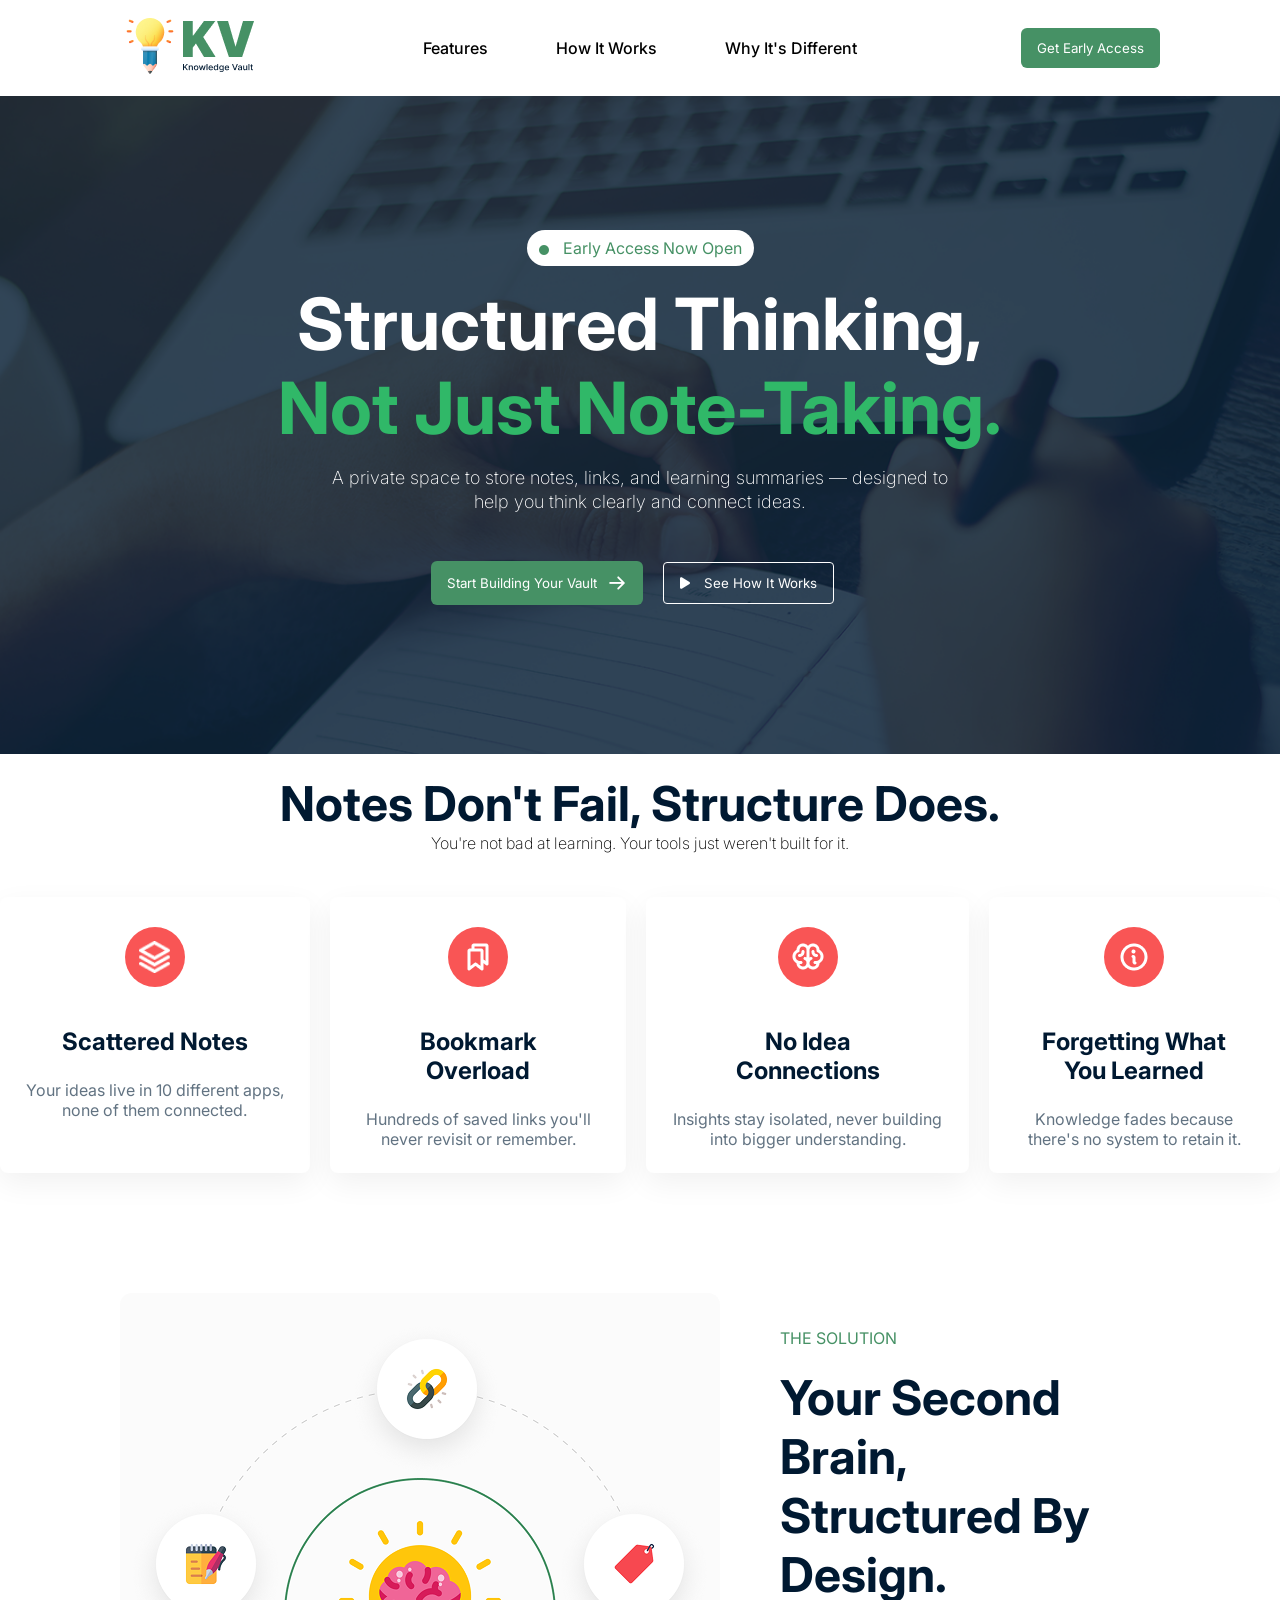
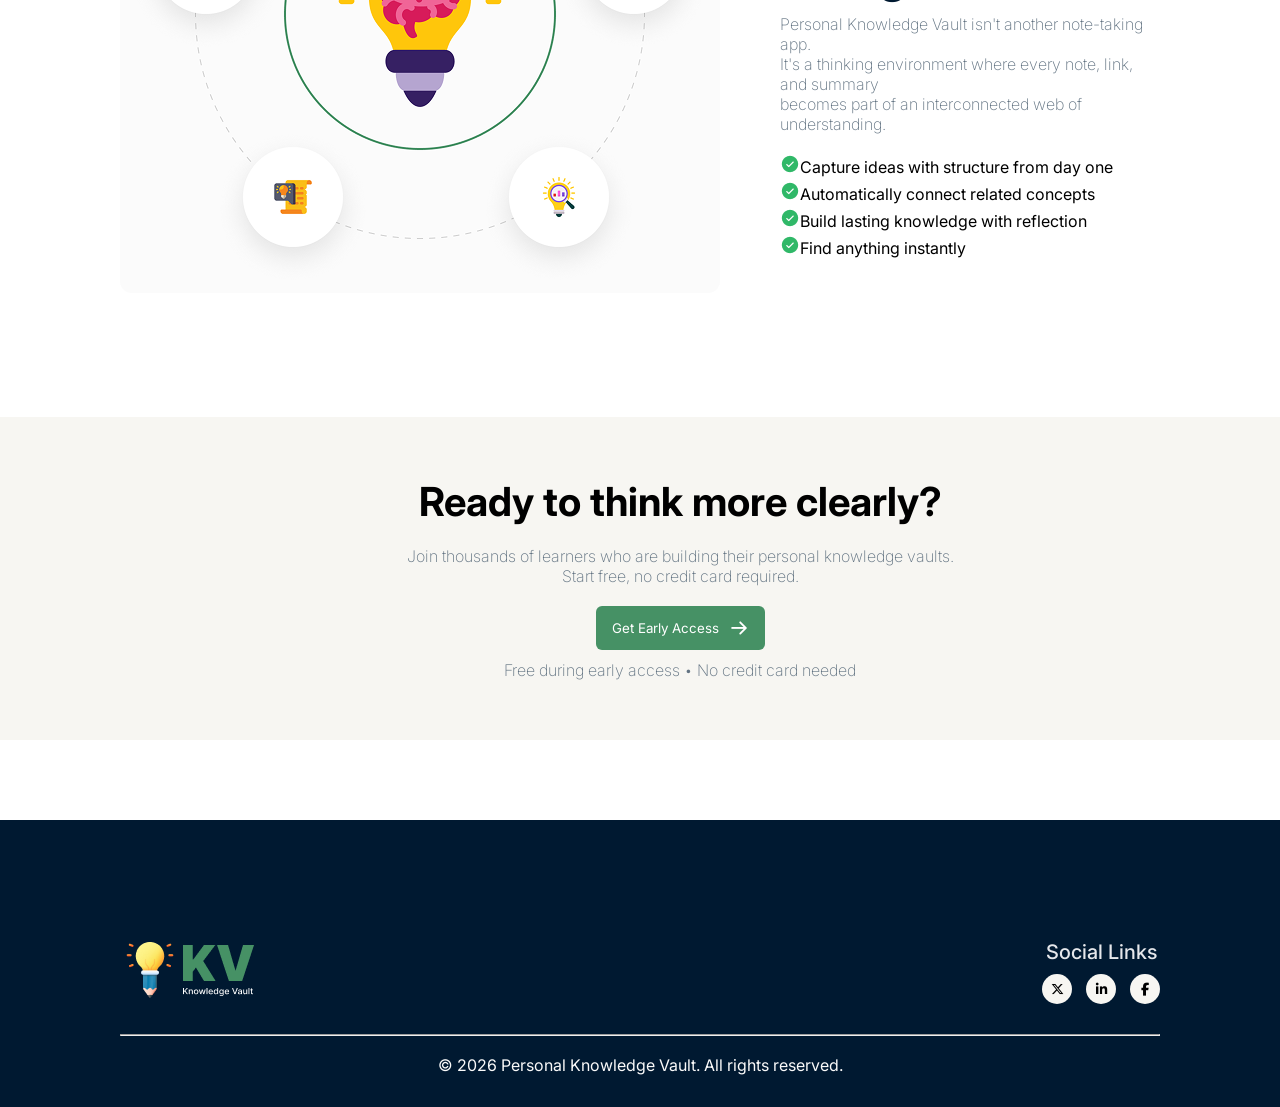
<file: index.html>
<!DOCTYPE html>
<html lang="en">
<head>
  <meta charset="UTF-8">
  <meta name="viewport" content="width=device-width, initial-scale=1.0">
  <title>KV Knowledge Vault</title>
  <link rel="stylesheet" href="style.css">
<link rel="preconnect" href="https://fonts.googleapis.com">
<link rel="preconnect" href="https://fonts.gstatic.com" crossorigin>
<link
  href="https://fonts.googleapis.com/css2?family=Inter:ital,opsz,wght@0,14..32,100..900;1,14..32,100..900&family=Plus+Jakarta+Sans:ital,wght@0,200..800;1,200..800&display=swap"
  rel="stylesheet">

  <link rel="stylesheet"
    href="https://cdnjs.cloudflare.com/ajax/libs/font-awesome/6.5.1/css/all.min.css">
</head>
<body>
  
  <!-- Header Section -->

  <header id="header-section">
    <div>
      <img src="assets/logo-navbar.png" alt="">
    </div>

    <nav class="nav-item">
      <a href="#">Features</a>
      <a href="#">How It Works</a>
      <a href="#">Why It's Different</a>
    </nav>

    <button class="common-btn">Get Early Access</button>

  </header>

  <!-- Banner Section -->

  <section id="banner-section">

    <p class="banner-text-01">
      <i class="fa-solid fa-circle"></i>
      Early Access Now Open
    </p>

    <h1>
      Structured Thinking,<br>
      <span>Not Just Note-Taking.</span>
    </h1>

    <p class="banner-text-02">A private space to store notes, links, and learning summaries — designed to <br> help you think clearly and connect ideas.</p>

    <div class="banner-btn">
    <button class="common-btn">
  <span>Start Building Your Vault</span>
  <img src="assets/ArrowRight.png" alt="">
</button>

    <button class="btn"> 
      <i class="fa-solid fa-play"></i>
       See How It Works</button>
    </div>

  </section>

  <section id="notes-section">
    <h2>Notes Don't Fail, Structure Does.</h2>
    <p class="title">
      You're not bad at learning. Your tools just weren't built for it.
    </p>

    <div class="notes-cards">
      <div class="card">
      <div class="icon">
        <img src="assets/Vector.png" alt="Scattered Notes">
      </div>
      <h3>Scattered Notes</h3>
      <p>Your ideas live in 10 different apps, none of them connected.</p>
    </div>

    <div class="card">
      <div class="icon">
        <img src="assets/Bookmarks.png" alt="Bookmark Overload">
      </div>
      <h3>Bookmark Overload</h3>
      <p>Hundreds of saved links you'll never revisit or remember.</p>
    </div>

    <div class="card">
      <div class="icon">
        <img src="assets/Brain.png" alt="No Idea Connections">
      </div>
      <h3>No Idea Connections</h3>
      <p>Insights stay isolated, never building into bigger understanding.</p>
    </div>

    <div class="card">
      <div class="icon">
        <img src="assets/Info.png" alt="Forgetting What You Learned">
      </div>
      <h3>Forgetting What You Learned</h3>
      <p>Knowledge fades because there's no system to retain it.</p>
    </div>

  </div>

</section>

<!-- Brain Section -->

<section id="brain-section">
  <div class="img">
    <img src="assets/knowledge.png" alt="">
  </div>
    <div class="text">
      <p class="color-text">THE SOLUTION</p>
      <h2>Your Second Brain,<br>Structured By Design.</h2>
      <p>Personal Knowledge Vault isn't another note-taking app. <br> It's a thinking environment where every note, link, and summary <br> becomes part of an interconnected web of understanding.</p>
      <ul>
        <li> <span><img src="assets/CheckCircle.png" alt=""></span> Capture ideas with structure from day one</li>
        <li> <span><img src="assets/CheckCircle.png" alt=""></span> Automatically connect related concepts</li>
        <li> <span><img src="assets/CheckCircle.png" alt=""></span> Build lasting knowledge with reflection</li>
        <li> <span><img src="assets/CheckCircle.png" alt=""></span> Find anything instantly</li>
      </ul>
    </div>

  </section>

  <!-- Early Access Section -->

  <section id="early-access-section">
    <div>
      <h2>Ready to think more clearly?</h2>
      <p>Join thousands of learners who are building their personal knowledge vaults. <br>Start free, no credit card required.</p>
      <button class="common-btn">
        Get Early Access <img src="assets/ArrowRight.png" alt=""></button>
      <p>Free during early access • No credit card needed</p>
    </div>
  </section>

  <!-- Footer Section -->

  <footer class="footer">

  <div class="footer-top">
    <div class="footer-logo">
      <img src="assets/logo-footer.png" alt="Knowledge Vault Logo">
    </div>

    <div class="footer-social">
      <p>Social Links</p>
      <div class="social-icons">
        <i class="fa-brands fa-x-twitter"></i>
        <i class="fa-brands fa-linkedin-in"></i>
        <i class="fa-brands fa-facebook-f"></i>
      </div>
    </div>

  </div>

  <div class="footer-line"><hr></div>
  <p class="footer-copy">
    © 2026 Personal Knowledge Vault. All rights reserved.
  </p>

</footer>

</body>
</html>
</file>
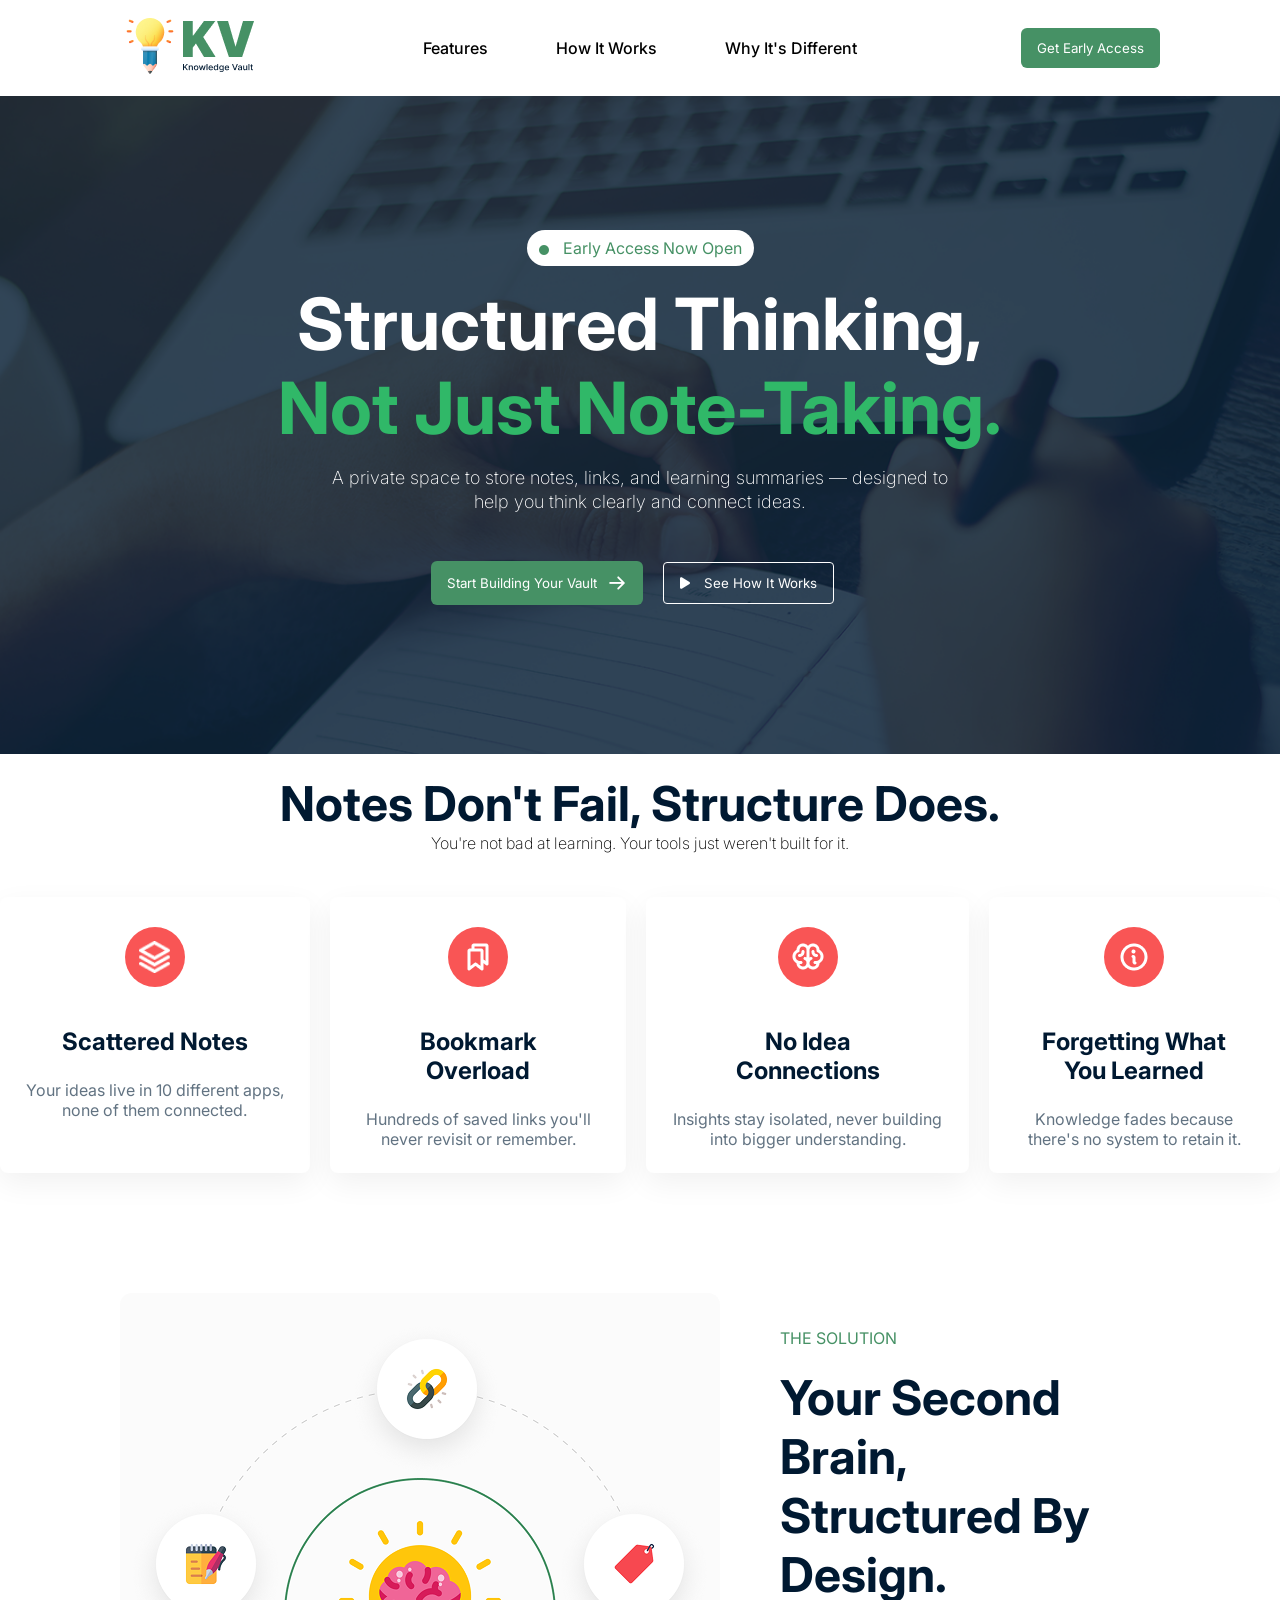
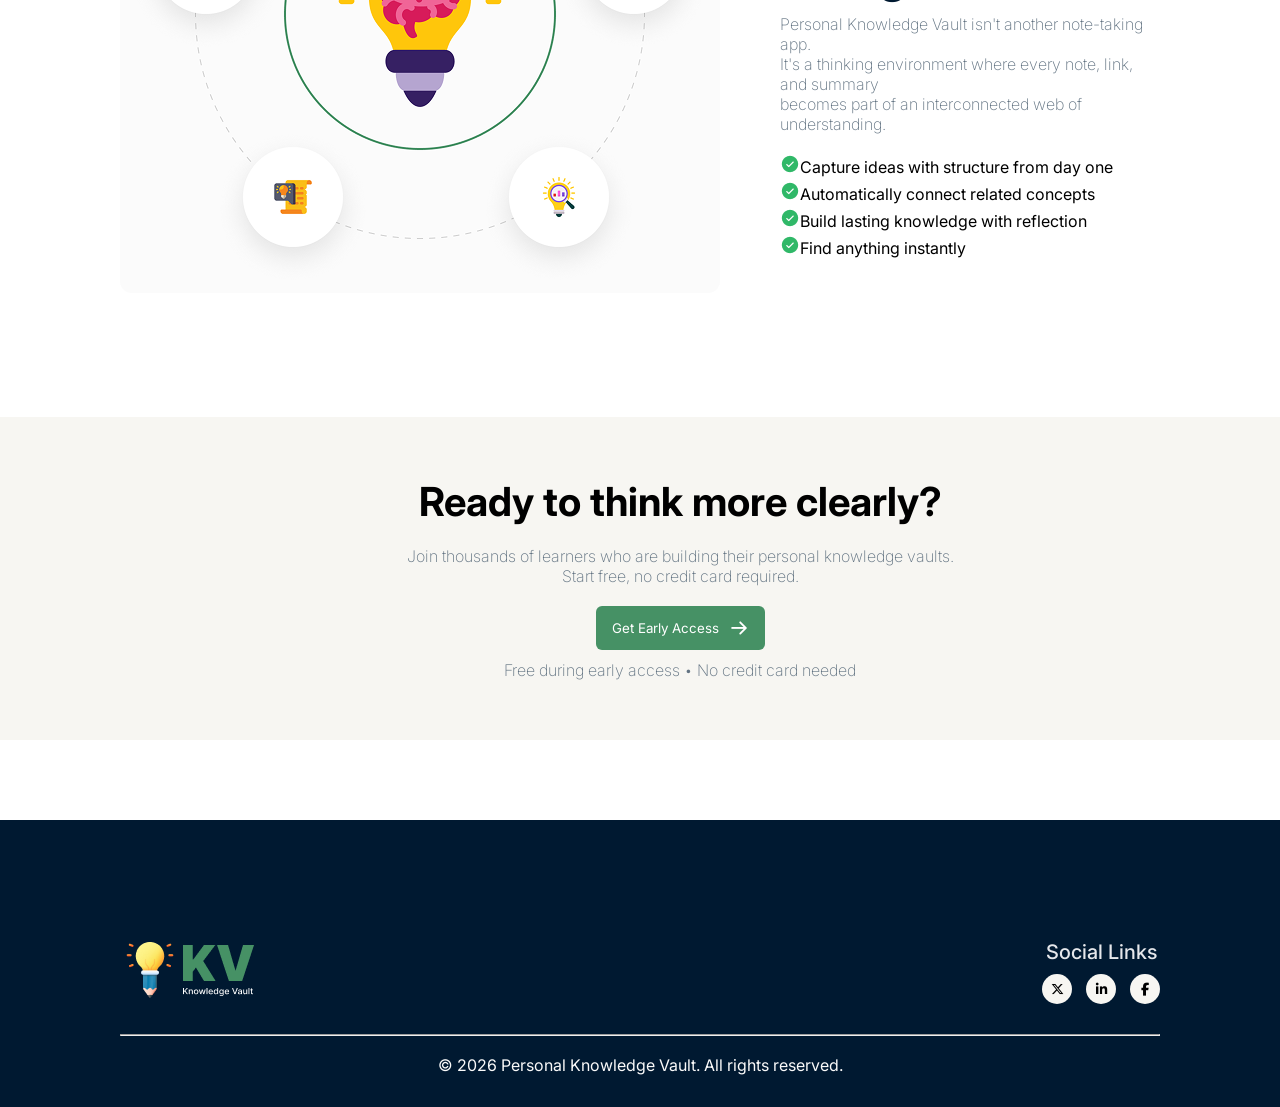
<file: B13-A01-Knowledge-Vault/assets/index.html>
<!DOCTYPE html>
<html lang="en">
<head>
  <meta charset="UTF-8">
  <meta name="viewport" content="width=device-width, initial-scale=1.0">
  <title>KV Knowledge Vault</title>
  <link rel="stylesheet" href="style.css">
<link rel="preconnect" href="https://fonts.googleapis.com">
<link rel="preconnect" href="https://fonts.gstatic.com" crossorigin>
<link
  href="https://fonts.googleapis.com/css2?family=Inter:ital,opsz,wght@0,14..32,100..900;1,14..32,100..900&family=Plus+Jakarta+Sans:ital,wght@0,200..800;1,200..800&display=swap"
  rel="stylesheet">

  <link rel="stylesheet"
    href="https://cdnjs.cloudflare.com/ajax/libs/font-awesome/6.5.1/css/all.min.css">
</head>
<body>
  
  <!-- Header Section -->

  <header id="header-section">
    <div>
      <img src="logo-navbar.png" alt="">
    </div>

    <nav class="nav-item">
      <a href="#">Features</a>
      <a href="#">How It Works</a>
      <a href="#">Why It's Different</a>
    </nav>

    <button class="common-btn">Get Early Access</button>

  </header>

  <!-- Banner Section -->

  <section id="banner-section">

    <p class="banner-text-01">
      <i class="fa-solid fa-circle"></i>
      Early Access Now Open
    </p>

    <h1>
      Structured Thinking,<br>
      <span>Not Just Note-Taking.</span>
    </h1>

    <p class="banner-text-02">A private space to store notes, links, and learning summaries — designed to <br> help you think clearly and connect ideas.</p>

    <div class="banner-btn">
    <button class="common-btn">
  <span>Start Building Your Vault</span>
  <img src="ArrowRight.png" alt="">
</button>

    <button class="btn"> 
      <i class="fa-solid fa-play"></i>
       See How It Works</button>
    </div>

  </section>

  <section id="notes-section">
    <h2>Notes Don't Fail, Structure Does.</h2>
    <p class="title">
      You're not bad at learning. Your tools just weren't built for it.
    </p>

    <div class="notes-cards">
      <div class="card">
      <div class="icon">
        <img src="Vector.png" alt="Scattered Notes">
      </div>
      <h3>Scattered Notes</h3>
      <p>Your ideas live in 10 different apps, none of them connected.</p>
    </div>

    <div class="card">
      <div class="icon">
        <img src="Bookmarks.png" alt="Bookmark Overload">
      </div>
      <h3>Bookmark Overload</h3>
      <p>Hundreds of saved links you'll never revisit or remember.</p>
    </div>

    <div class="card">
      <div class="icon">
        <img src="Brain.png" alt="No Idea Connections">
      </div>
      <h3>No Idea Connections</h3>
      <p>Insights stay isolated, never building into bigger understanding.</p>
    </div>

    <div class="card">
      <div class="icon">
        <img src="Info.png" alt="Forgetting What You Learned">
      </div>
      <h3>Forgetting What You Learned</h3>
      <p>Knowledge fades because there's no system to retain it.</p>
    </div>

  </div>

</section>

<!-- Brain Section -->

<section id="brain-section">
  <div class="img">
    <img src="knowledge.png" alt="">
  </div>
    <div class="text">
      <p class="color-text">THE SOLUTION</p>
      <h2>Your Second Brain,<br>Structured By Design.</h2>
      <p>Personal Knowledge Vault isn't another note-taking app. <br> It's a thinking environment where every note, link, and summary <br> becomes part of an interconnected web of understanding.</p>
      <ul>
        <li> <span><img src="CheckCircle.png" alt=""></span> Capture ideas with structure from day one</li>
        <li> <span><img src="CheckCircle.png" alt=""></span> Automatically connect related concepts</li>
        <li> <span><img src="CheckCircle.png" alt=""></span> Build lasting knowledge with reflection</li>
        <li> <span><img src="CheckCircle.png" alt=""></span> Find anything instantly</li>
      </ul>
    </div>

  </section>

  <!-- Early Access Section -->

  <section id="early-access-section">
    <div>
      <h2>Ready to think more clearly?</h2>
      <p>Join thousands of learners who are building their personal knowledge vaults. <br>Start free, no credit card required.</p>
      <button class="common-btn">
        Get Early Access <img src="ArrowRight.png" alt=""></button>
      <p>Free during early access • No credit card needed</p>
    </div>
  </section>

  <!-- Footer Section -->

  <footer class="footer">

  <div class="footer-top">
    <div class="footer-logo">
      <img src="logo-footer.png" alt="Knowledge Vault Logo">
    </div>

    <div class="footer-social">
      <p>Social Links</p>
      <div class="social-icons">
        <i class="fa-brands fa-x-twitter"></i>
        <i class="fa-brands fa-linkedin-in"></i>
        <i class="fa-brands fa-facebook-f"></i>
      </div>
    </div>

  </div>

  <div class="footer-line"><hr></div>
  <p class="footer-copy">
    © 2026 Personal Knowledge Vault. All rights reserved.
  </p>

</footer>

</body>
</html>
</file>
<file: style.css>
* {
  margin: 0;
  padding: 0;
  box-sizing: border-box;
  font-family: "Inter", sans-serif;
}

/* Common Secton */

.common-btn {
  background: #469165;
  padding: 12px 16px;
  border: none;
  border-radius: 6px;
  color: #FFFFFF;
  display: inline-flex;
  gap: 10px;
  align-items: center;
  cursor: pointer;
}

.btn {
  padding: 12px 16px;
  border: 1px solid #FFFFFF;
  border-radius: 4px;
  background: transparent;
  color: #FFFFFF;
  cursor: pointer;
  margin: 16px;
}

.btn i {
  margin-right: 10px;
}

/* Header Section */

#header-section {
  display: flex;
  justify-content: space-between;
  padding: 16px 120px;
  align-items: center;
}

.nav-item a {
  margin: 0 32px;
  text-decoration: none;
  color: #000000;
  font-size: 16px;
  font-weight: 500;
}

#banner-section {
  background-image: url(assets/hero-bg.png);
  background-size: cover;       
  background-position: center;  
  background-repeat: no-repeat;
  text-align: center;
  padding: 134px 120px;
  width: 100%;
}

.banner-text-01 {
  background-color: #FFFFFF;
  display: inline-block;
  padding:8px 12px;
  border-radius: 1000px;
  font-size: 16px;
  color: #469165;
  margin-bottom: 16px;
}

.banner-text-01 i{
  text-align: center;
  font-size: 10px;
  margin-right: 10px;
}

#banner-section h1 {
  font-size: 72px;
  font-weight: bold;
  line-height: 84px;
  color: #FFFFFF;
  margin-bottom: 16px;
}

#banner-section h1 span {
  color: #30B868;
}

.banner-text-02 {
  font-size: 18px;
  font-weight: 200;
  line-height: 24px;
  color: #FFFFFF;
  margin-bottom: 32px;
} 

#notes-section h2 {
  font-size: 48px;
  font-weight: bold;
  text-align: center;
  padding-top: 20px;
  color: #001931;
}

#notes-section .title {
  font-size: 16px;
  font-weight: 200;
  text-align: center;
}

.notes-cards {
  padding-top: 44px;
  display: flex;
  justify-content: space-between;
  gap: 20px;
  flex-wrap: nowrap;
  margin-bottom: 20px 30px;
}

.card {
  background: #ffffff;
  padding: 24px 24px;
  border-radius: 8px;
  padding-top: 30px;
  box-shadow: 0 10px 30px rgba(0,0,0,0.06);
  transition: transform 0.3s ease;
}

.icon {
  width: 60px;
  height: 60px;
  background: #F95555;
  border-radius: 50%;
  display: flex;
  align-items: center;
  justify-content: center;
  margin: 0 auto 16px;
 
}

.icon img {
  width: 32px;
  height: 32px;
}

.card h3 {
  font-size: 24px;
  color: #001931;
  padding: 24px 24px;
  text-align: center;
}

.card p {
  font-size: 16px;
  color: #627382;
  line-height: 20px;
  text-align: center;
}

#brain-section {
  display: flex;
  align-items: center;
  gap: 60px;
  padding: 120px 120px;
}

.text .color-text {
 color: #469165;
 font-weight: 400;
}

.text h2 {
  font-size: 48px;
  font-weight: bold;
  color: #001931;
  padding-bottom: 10px;
}

.text p {
  font-size: 16px;
  font-weight: 200;
  color: #627382;
  padding-bottom: 20px;
}

.text ul li {
  display: flex;
  line-height: 26px;
}

#early-access-section {
  width: 1360px;
  text-align: center;
  background: #F7F6F2;
  margin: 0 auto;
  margin-bottom: 80px;
  padding: 40px 80px;
}

#early-access-section h2 {
  font-size: 40px;
  font-weight: bold;
  padding: 20px 20px;
}

#early-access-section p{
  font-size: 16px;
  font-weight: 200;
  color: #627382;
  padding-bottom: 20px;
}
#early-access-section button {
  margin-bottom: 10px;
}

.footer {
  background: #001931;
  padding-top:120px;
  padding-bottom: 30px;
  padding-right: 120px;
  padding-left: 120px;
  color: #F7F6F2;
}

.footer-top {
  display: flex;
  justify-content: space-between;
  align-items: center;
}

.footer-social {
  font-size: 20px;
  font-weight: 500;
  color: #e5e7eb;
  text-align: center;
}

.footer-social p {
  font-size: 20px;
  margin-bottom: 10px;
  color: #e5e7eb;
}

.social-icons {
  display: flex;
  gap: 14px;
  justify-content: flex-end;
}

.social-icons i {
  width: 30px;
  height: 30px;
  border-radius: 50%;
  background: #F7F6F2;
  color: #000000;
  display: flex;
  align-items: center;
  justify-content: center;
  font-size: 13px;
  cursor: pointer;
}

.footer-line {
  height: 1px;
  margin: 30px 0 18px;
}

.footer-copy {
  text-align: center;
  font-size: 16px;
  line-height: 24px;
  color: #FAFAFA;
}
</file>
<file: B13-A01-Knowledge-Vault/assets/style.css>
* {
  margin: 0;
  padding: 0;
  box-sizing: border-box;
  font-family: "Inter", sans-serif;
}

/* Common Secton */

.common-btn {
  background: #469165;
  padding: 12px 16px;
  border: none;
  border-radius: 6px;
  color: #FFFFFF;
  display: inline-flex;
  gap: 10px;
  align-items: center;
  cursor: pointer;
}

.btn {
  padding: 12px 16px;
  border: 1px solid #FFFFFF;
  border-radius: 4px;
  background: transparent;
  color: #FFFFFF;
  cursor: pointer;
  margin: 16px;
}

.btn i {
  margin-right: 10px;
}

/* Header Section */

#header-section {
  display: flex;
  justify-content: space-between;
  padding: 16px 120px;
  align-items: center;
}

.nav-item a {
  margin: 0 32px;
  text-decoration: none;
  color: #000000;
  font-size: 16px;
  font-weight: 500;
}

#banner-section {
  background-image: url(hero-bg.png);
  background-size: cover;       
  background-position: center;  
  background-repeat: no-repeat;
  text-align: center;
  padding: 134px 120px;
  width: 100%;
}

.banner-text-01 {
  background-color: #FFFFFF;
  display: inline-block;
  padding:8px 12px;
  border-radius: 1000px;
  font-size: 16px;
  color: #469165;
  margin-bottom: 16px;
}

.banner-text-01 i{
  text-align: center;
  font-size: 10px;
  margin-right: 10px;
}

#banner-section h1 {
  font-size: 72px;
  font-weight: bold;
  line-height: 84px;
  color: #FFFFFF;
  margin-bottom: 16px;
}

#banner-section h1 span {
  color: #30B868;
}

.banner-text-02 {
  font-size: 18px;
  font-weight: 200;
  line-height: 24px;
  color: #FFFFFF;
  margin-bottom: 32px;
} 

#notes-section h2 {
  font-size: 48px;
  font-weight: bold;
  text-align: center;
  padding-top: 20px;
  color: #001931;
}

#notes-section .title {
  font-size: 16px;
  font-weight: 200;
  text-align: center;
}

.notes-cards {
  padding-top: 44px;
  display: flex;
  justify-content: space-between;
  gap: 20px;
  flex-wrap: nowrap;
  margin-bottom: 20px 30px;
}

.card {
  background: #ffffff;
  padding: 24px 24px;
  border-radius: 8px;
  padding-top: 30px;
  box-shadow: 0 10px 30px rgba(0,0,0,0.06);
  transition: transform 0.3s ease;
}

.icon {
  width: 60px;
  height: 60px;
  background: #F95555;
  border-radius: 50%;
  display: flex;
  align-items: center;
  justify-content: center;
  margin: 0 auto 16px;
 
}

.icon img {
  width: 32px;
  height: 32px;
}

.card h3 {
  font-size: 24px;
  color: #001931;
  padding: 24px 24px;
  text-align: center;
}

.card p {
  font-size: 16px;
  color: #627382;
  line-height: 20px;
  text-align: center;
}

#brain-section {
  display: flex;
  align-items: center;
  gap: 60px;
  padding: 120px 120px;
}

.text .color-text {
 color: #469165;
 font-weight: 400;
}

.text h2 {
  font-size: 48px;
  font-weight: bold;
  color: #001931;
  padding-bottom: 10px;
}

.text p {
  font-size: 16px;
  font-weight: 200;
  color: #627382;
  padding-bottom: 20px;
}

.text ul li {
  display: flex;
  line-height: 26px;
}

#early-access-section {
  width: 1360px;
  text-align: center;
  background: #F7F6F2;
  margin: 0 auto;
  margin-bottom: 80px;
  padding: 40px 80px;
}

#early-access-section h2 {
  font-size: 40px;
  font-weight: bold;
  padding: 20px 20px;
}

#early-access-section p{
  font-size: 16px;
  font-weight: 200;
  color: #627382;
  padding-bottom: 20px;
}
#early-access-section button {
  margin-bottom: 10px;
}

.footer {
  background: #001931;
  padding-top:120px;
  padding-bottom: 30px;
  padding-right: 120px;
  padding-left: 120px;
  color: #F7F6F2;
}

.footer-top {
  display: flex;
  justify-content: space-between;
  align-items: center;
}

.footer-social {
  font-size: 20px;
  font-weight: 500;
  color: #e5e7eb;
  text-align: center;
}

.footer-social p {
  font-size: 20px;
  margin-bottom: 10px;
  color: #e5e7eb;
}

.social-icons {
  display: flex;
  gap: 14px;
  justify-content: flex-end;
}

.social-icons i {
  width: 30px;
  height: 30px;
  border-radius: 50%;
  background: #F7F6F2;
  color: #000000;
  display: flex;
  align-items: center;
  justify-content: center;
  font-size: 13px;
  cursor: pointer;
}

.footer-line {
  height: 1px;
  margin: 30px 0 18px;
}

.footer-copy {
  text-align: center;
  font-size: 16px;
  line-height: 24px;
  color: #FAFAFA;
}
</file>
